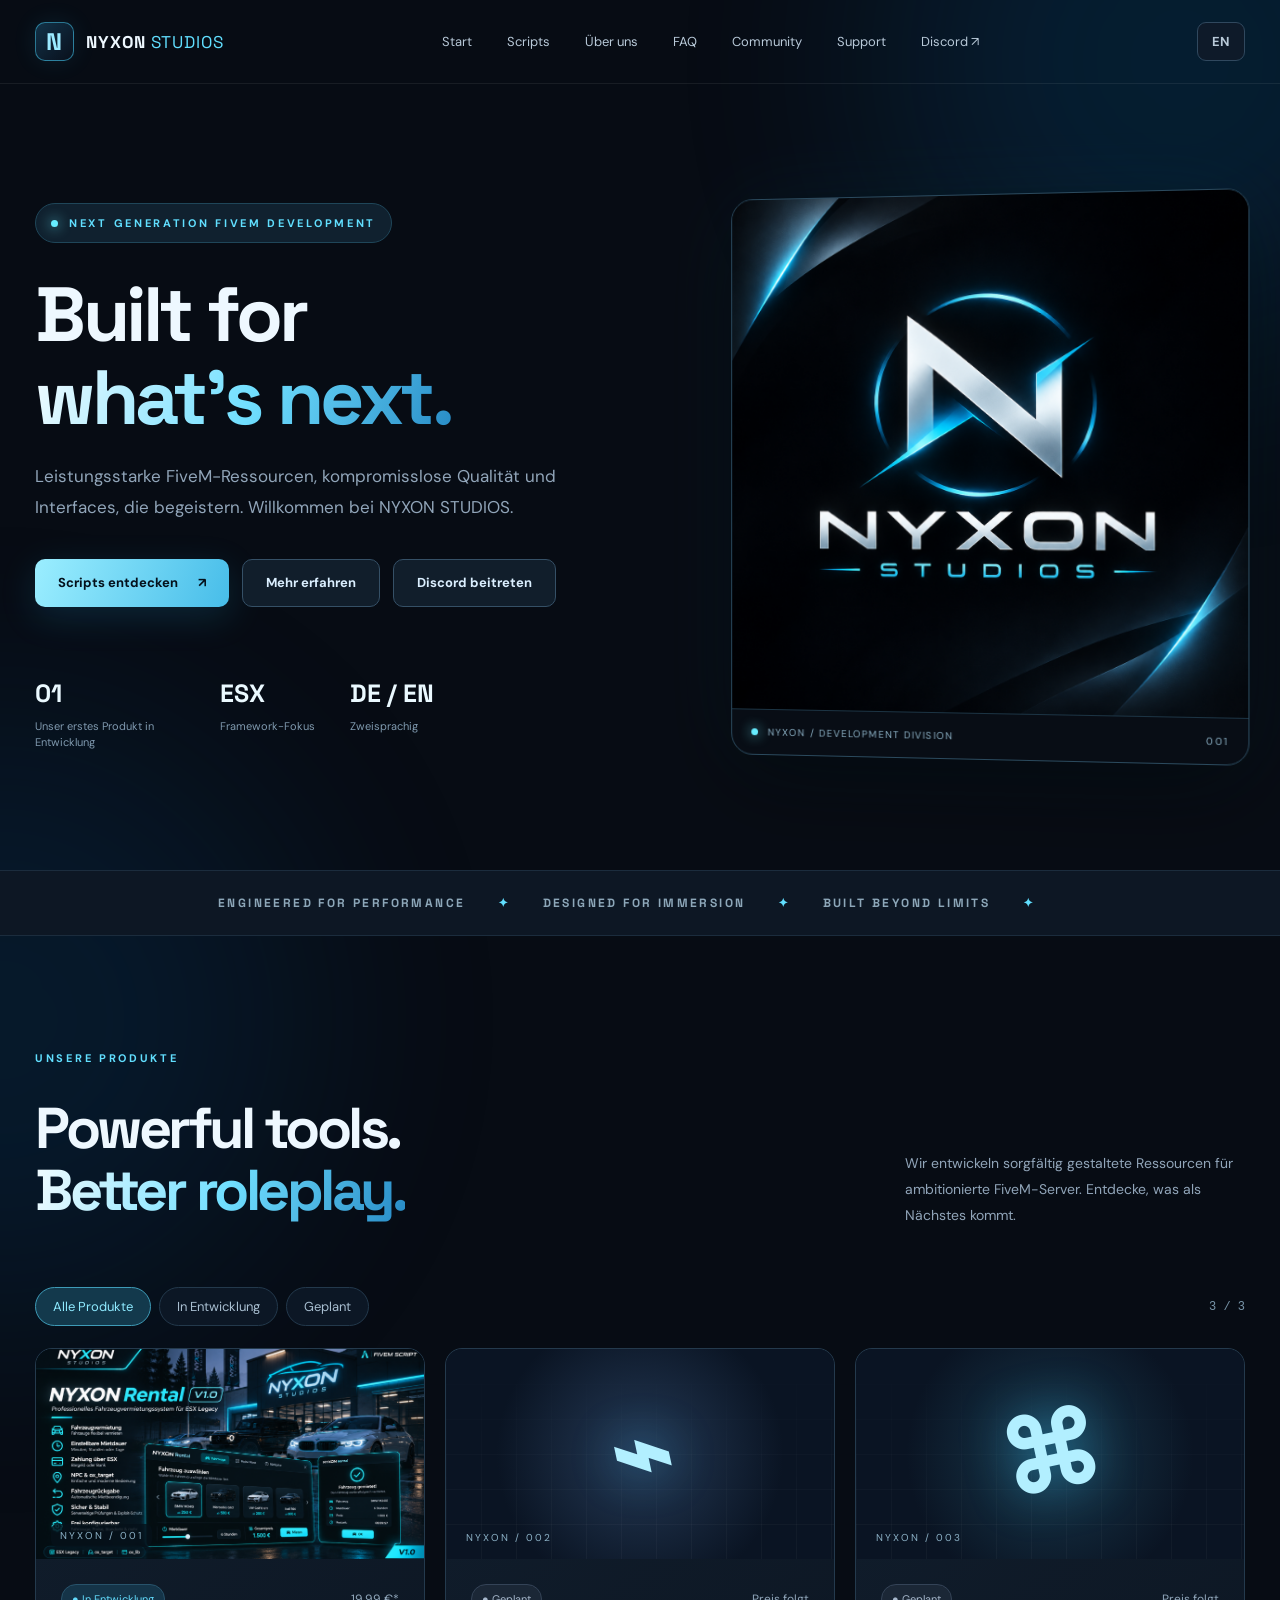
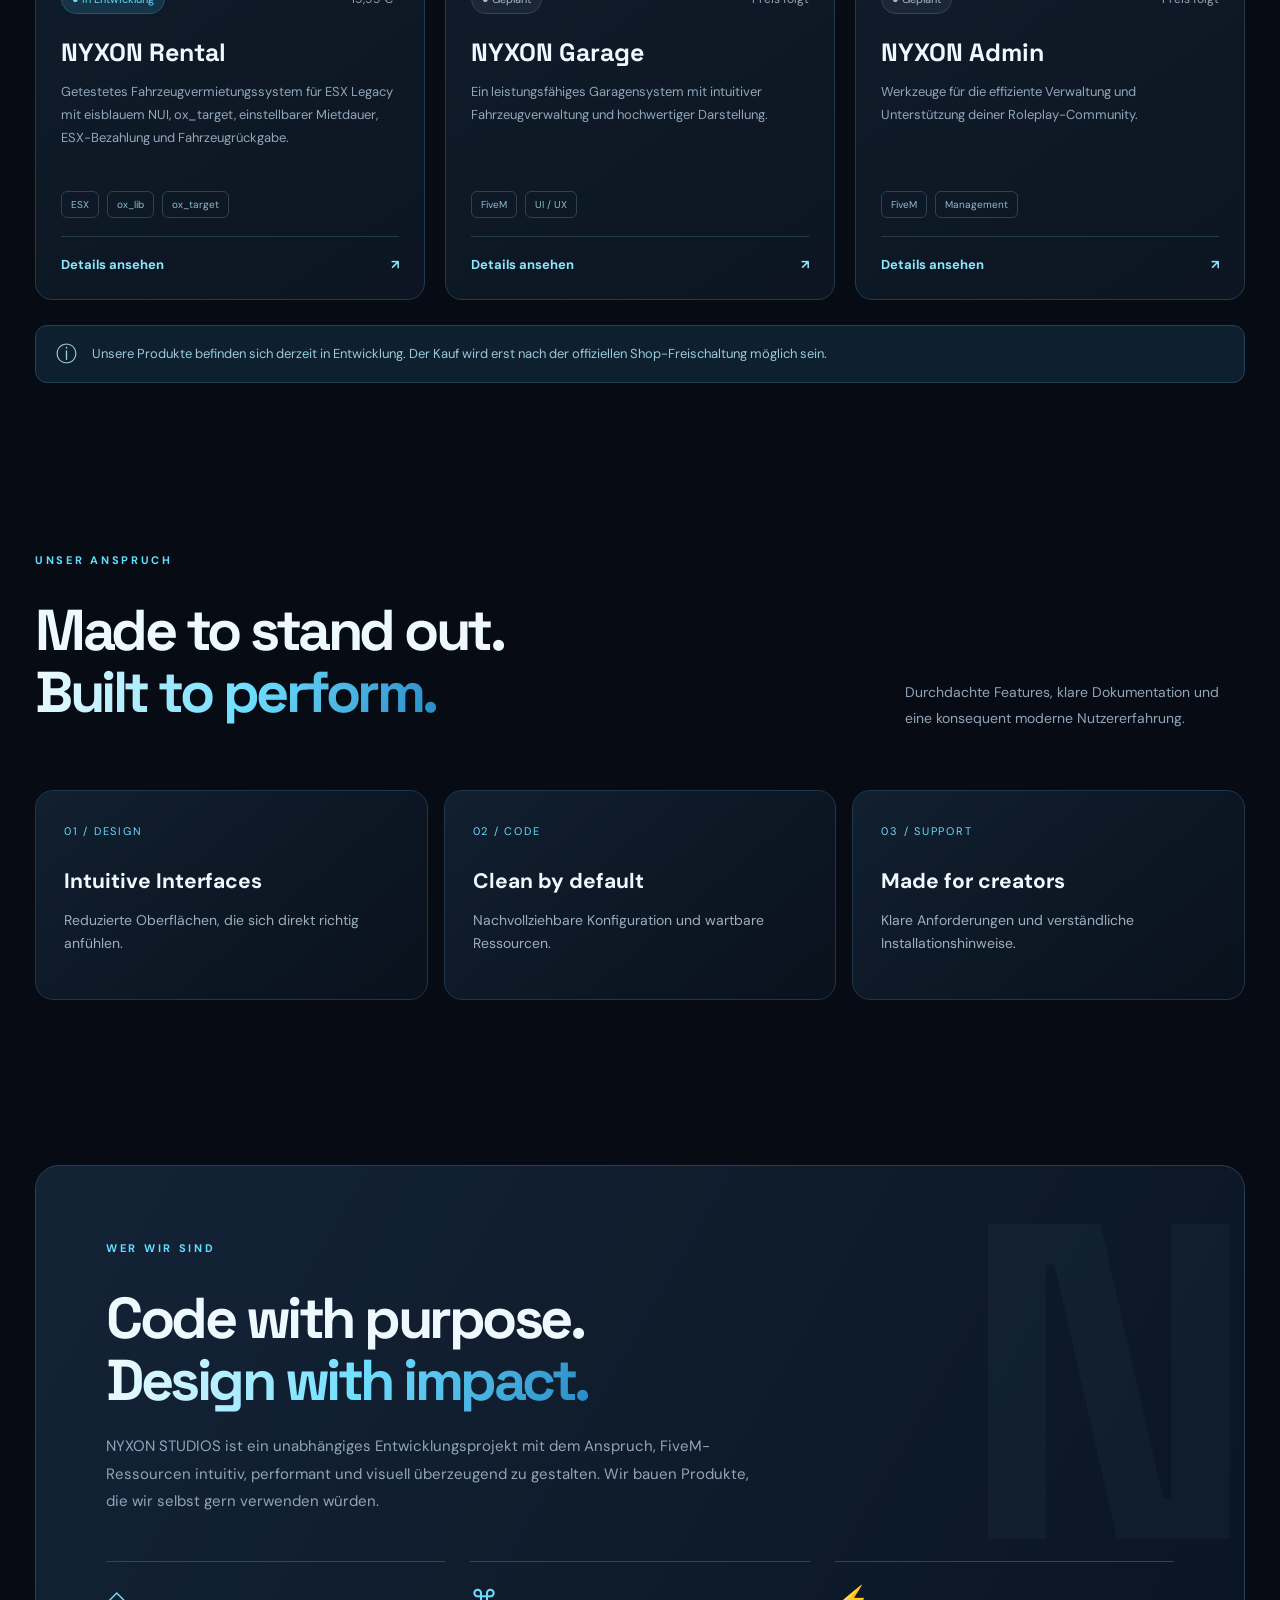
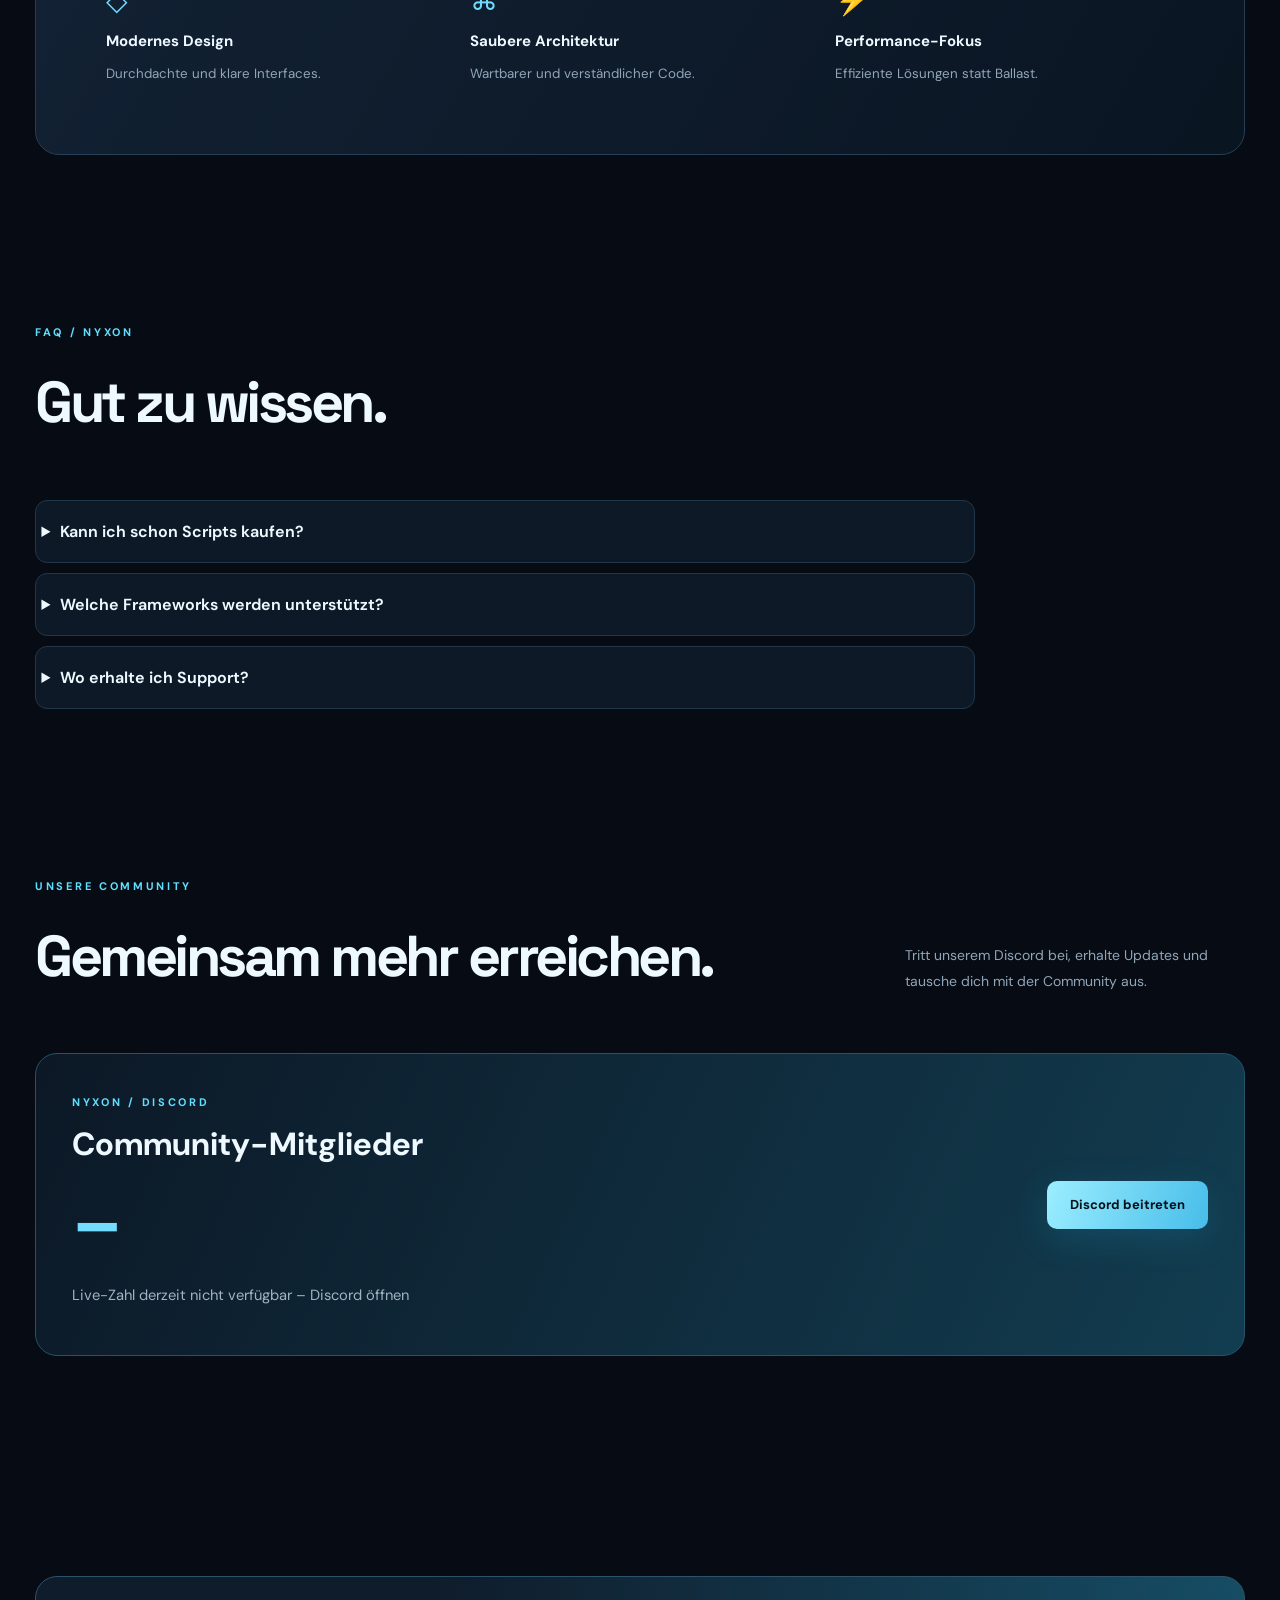
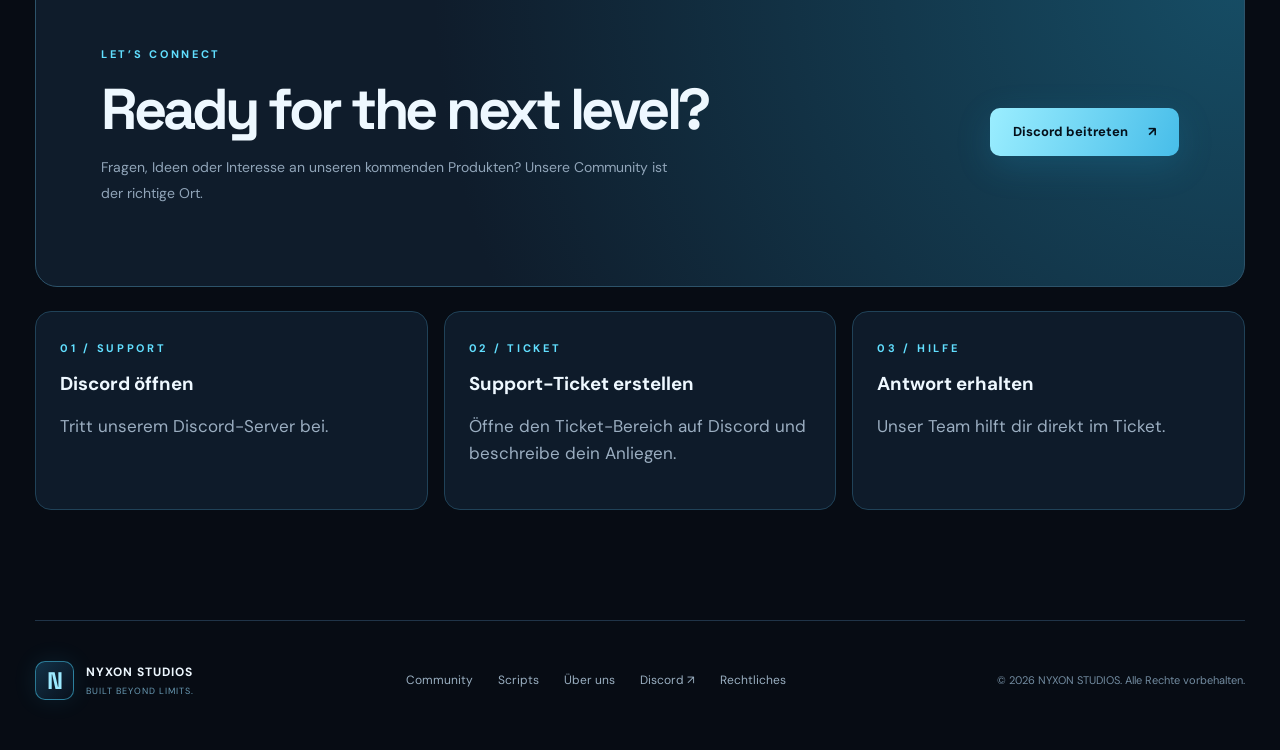
<file: index.html>
<!doctype html><html lang="de"><head><meta charset="UTF-8"><meta name="viewport" content="width=device-width, initial-scale=1"><meta name="theme-color" content="#070c14"><meta name="description" content="NYXON STUDIOS – Premium FiveM resources and development."><title>NYXON STUDIOS — Built Beyond Limits</title><link rel="icon" href="/favicon.svg" type="image/svg+xml"><link rel="stylesheet" href="/styles.css?v=8"><script>
(function () {
  const url = new URL(window.location.href);
  if (url.searchParams.has('utm_source') && url.searchParams.get('utm_source') === 'chatgpt.com') {
    url.searchParams.delete('utm_source');
    window.history.replaceState(window.history.state, '', url.pathname + url.search + url.hash);
  }
})();
</script></head><body><div class="glow glow-a"></div><div class="glow glow-b"></div><header class="nav"><a href="#home" class="brand"><span class="brand-mark">N</span><span>NYXON <b>STUDIOS</b></span></a><nav id="navigation"><a href="#home" data-i18n="navHome">Start</a><a href="#products" data-i18n="navProducts">Scripts</a><a href="#about" data-i18n="navAbout">Über uns</a><a href="#faq">FAQ</a><a href="#community" data-i18n="communityNav">Community</a><a href="#support" data-i18n="navSupport">Support</a><a href="https://discord.gg/cdgxjzTEWP" target="_blank" rel="noopener noreferrer">Discord ↗</a></nav><div class="nav-actions"><button class="language" id="langToggle" aria-label="Switch language">EN</button><button class="menu" id="menuToggle" aria-label="Menü öffnen" aria-expanded="false">☰</button></div></header><main><section id="home" class="hero section"><div class="hero-content"><span class="eyebrow"><span class="pulse"></span><span data-i18n="eyebrow">NEXT GENERATION FIVEM DEVELOPMENT</span></span><h1><span data-i18n="heroA">Built for</span><br><span class="gradient" data-i18n="heroB">what's next.</span></h1><p data-i18n="heroText">Leistungsstarke FiveM-Ressourcen, kompromisslose Qualität und Interfaces, die begeistern. Willkommen bei NYXON STUDIOS.</p><div class="actions"><a href="#products" class="btn primary"><span data-i18n="explore">Scripts entdecken</span><span>↗</span></a><a href="#about" class="btn ghost" data-i18n="learn">Mehr erfahren</a><a href="https://discord.gg/cdgxjzTEWP" class="btn ghost" target="_blank" rel="noopener noreferrer" data-i18n="joinDiscord">Discord beitreten</a></div><div class="hero-stats"><div><strong>01</strong><span data-i18n="statOne">Unser erstes Produkt in Entwicklung</span></div><div><strong>ESX</strong><span data-i18n="statTwo">Framework-Fokus</span></div><div><strong>DE / EN</strong><span data-i18n="statThree">Zweisprachig</span></div></div></div><div class="hero-visual"><div class="visual-frame"><img src="/assets/nyxon-logo.png" alt="NYXON STUDIOS Logo"><div class="visual-caption"><span class="live-dot"></span> NYXON / DEVELOPMENT DIVISION <span>001</span></div></div></div></section><section class="marquee" aria-label="Capabilities"><div>ENGINEERED FOR PERFORMANCE <span>✦</span> DESIGNED FOR IMMERSION <span>✦</span> BUILT BEYOND LIMITS <span>✦</span></div></section><section id="products" class="section products"><div class="section-top"><div><span class="kicker" data-i18n="productKicker">UNSERE PRODUKTE</span><h2><span data-i18n="productHeadingA">Powerful tools.</span><br><span class="gradient" data-i18n="productHeadingB">Better roleplay.</span></h2></div><p data-i18n="productIntro">Wir entwickeln sorgfältig gestaltete Ressourcen für ambitionierte FiveM-Server. Entdecke, was als Nächstes kommt.</p></div><div class="catalog-toolbar"><div class="catalog-filters" role="group" aria-label="Product filters"><button type="button" class="filter-btn active" data-filter="all" data-de="Alle Produkte" data-en="All products">Alle Produkte</button><button type="button" class="filter-btn" data-filter="development" data-de="In Entwicklung" data-en="In development">In Entwicklung</button><button type="button" class="filter-btn" data-filter="planned" data-de="Geplant" data-en="Planned">Geplant</button></div><span class="catalog-count" id="catalogCount"></span></div><div id="productGrid" class="product-grid"></div><div class="notice"><span>ⓘ</span><p data-i18n="shopNotice">NYXON Rental V1.0 wurde auf einem Testserver erfolgreich ausprobiert. *19,99 € ist ein unverbindlicher geplanter Einführungspreis. Noch kein Verkauf; der Shop wird später freigeschaltet.</p></div></section><section class="section workflow" id="workflow"><div class="section-top"><div><span class="kicker" data-i18n="workflowKicker">UNSER ANSPRUCH</span><h2><span data-i18n="workflowTitle">Made to stand out.</span><br><span class="gradient" data-i18n="workflowSub">Built to perform.</span></h2></div><p data-i18n="workflowIntro">Durchdachte Features, klare Dokumentation und eine konsequent moderne Nutzererfahrung.</p></div><div class="workflow-grid"><article><span class="workflow-number">01 / DESIGN</span><h3 data-i18n="workflow1">Intuitive Interfaces</h3><p data-i18n="workflow1Text">Reduzierte Oberflächen, die sich direkt richtig anfühlen.</p></article><article><span class="workflow-number">02 / CODE</span><h3 data-i18n="workflow2">Clean by default</h3><p data-i18n="workflow2Text">Nachvollziehbare Konfiguration und wartbare Ressourcen.</p></article><article><span class="workflow-number">03 / SUPPORT</span><h3 data-i18n="workflow3">Made for creators</h3><p data-i18n="workflow3Text">Klare Anforderungen und verständliche Installationshinweise.</p></article></div></section><section id="about" class="section about"><div class="about-card"><span class="kicker" data-i18n="aboutKicker">WHO WE ARE</span><h2><span data-i18n="aboutHeadingA">Code with purpose.</span><br><span class="gradient" data-i18n="aboutHeadingB">Design with impact.</span></h2><p data-i18n="aboutText">NYXON STUDIOS ist ein unabhängiges Entwicklungsprojekt mit dem Anspruch, FiveM-Ressourcen intuitiv, performant und visuell überzeugend zu gestalten. Wir bauen Produkte, die wir selbst gern verwenden würden.</p><div class="feature-grid"><div><span>◇</span><b data-i18n="feature1">Modernes Design</b><small data-i18n="feature1Text">Durchdachte und klare Interfaces.</small></div><div><span>⌘</span><b data-i18n="feature2">Saubere Architektur</b><small data-i18n="feature2Text">Wartbarer und verständlicher Code.</small></div><div><span>⚡</span><b data-i18n="feature3">Performance-Fokus</b><small data-i18n="feature3Text">Effiziente Lösungen statt Ballast.</small></div></div></div></section><section class="section faq" id="faq"><div class="section-top"><div><span class="kicker">FAQ / NYXON</span><h2 data-i18n="faqTitle">Good to know.</h2></div></div><div class="faq-list"><details><summary data-i18n="faqQ1">Kann ich schon Scripts kaufen?</summary><p data-i18n="faqA1">Noch nicht. Unsere Produkte sind in Entwicklung. Ein Kauf ist erst nach dem offiziellen Launch möglich.</p></details><details><summary data-i18n="faqQ2">Welche Frameworks werden unterstützt?</summary><p data-i18n="faqA2">NYXON Rental ist zunächst für ESX geplant. Die genauen Anforderungen veröffentlichen wir zum Release.</p></details><details><summary data-i18n="faqQ3">Wo erhalte ich Support?</summary><p data-i18n="faqA3">Support erhältst du auf unserem Discord-Server.</p></details></div></section><section id="community" class="section community"><div class="section-top"><div><span class="kicker" data-i18n="communityKicker">UNSERE COMMUNITY</span><h2 data-i18n="communityTitle">Gemeinsam mehr erreichen.</h2></div><p data-i18n="communityIntro">Tritt unserem Discord bei, erhalte Updates und tausche dich mit der Community aus.</p></div><div class="v8-panel"><div><span class="kicker">NYXON / DISCORD</span><h3 data-i18n="membersTitle">Community-Mitglieder</h3><div class="v8-count" id="discordMemberCount" aria-live="polite">–</div><p class="v8-muted" id="discordCountStatus" data-i18n="membersLoading">Lade öffentliche Discord-Daten …</p></div><a class="btn primary" href="https://discord.gg/cdgxjzTEWP" target="_blank" rel="noopener noreferrer" data-i18n="joinDiscord">Discord beitreten</a></div></section><section id="support" class="section support"><div class="support-box"><div><span class="kicker" data-i18n="supportKicker">LET'S CONNECT</span><h2 data-i18n="supportHeading">Ready for the next level?</h2><p data-i18n="supportText">Fragen, Ideen oder Interesse an unseren kommenden Produkten? Unsere Community ist der richtige Ort.</p></div><a id="discordLink" class="btn primary" href="https://discord.gg/cdgxjzTEWP" target="_blank" rel="noopener noreferrer"><span data-i18n="discordButton">Discord beitreten</span> ↗</a></div><div class="v8-support-grid"><article><span class="kicker">01 / SUPPORT</span><h3 data-i18n="supportStep1">Discord öffnen</h3><p data-i18n="supportStep1Text">Tritt unserem Discord-Server bei.</p></article><article><span class="kicker">02 / TICKET</span><h3 data-i18n="supportStep2">Support-Ticket erstellen</h3><p data-i18n="supportStep2Text">Öffne den Ticket-Bereich auf Discord und beschreibe dein Anliegen.</p></article><article><span class="kicker">03 / HILFE</span><h3 data-i18n="supportStep3">Antwort erhalten</h3><p data-i18n="supportStep3Text">Unser Team hilft dir direkt im Ticket.</p></article></div></section></main><footer><div class="footer-brand"><span class="brand-mark">N</span><div><strong>NYXON STUDIOS</strong><small>BUILT BEYOND LIMITS.</small></div></div><div class="footer-links"><a href="#community">Community</a><a href="#products" data-i18n="navProducts">Scripts</a><a href="#about" data-i18n="navAbout">Über uns</a><a href="https://discord.gg/cdgxjzTEWP" target="_blank" rel="noopener noreferrer">Discord ↗</a><a href="/legal.html" data-i18n="legal">Rechtliches</a></div><p>© <span id="year"></span> NYXON STUDIOS. <span data-i18n="rights">Alle Rechte vorbehalten.</span></p></footer><dialog id="productDialog"><button class="close" id="closeDialog" aria-label="Schließen">×</button><div id="dialogContent"></div></dialog><script src="/config.js?v=8"></script><script src="/app.js?v=8"></script></body></html>
</file>
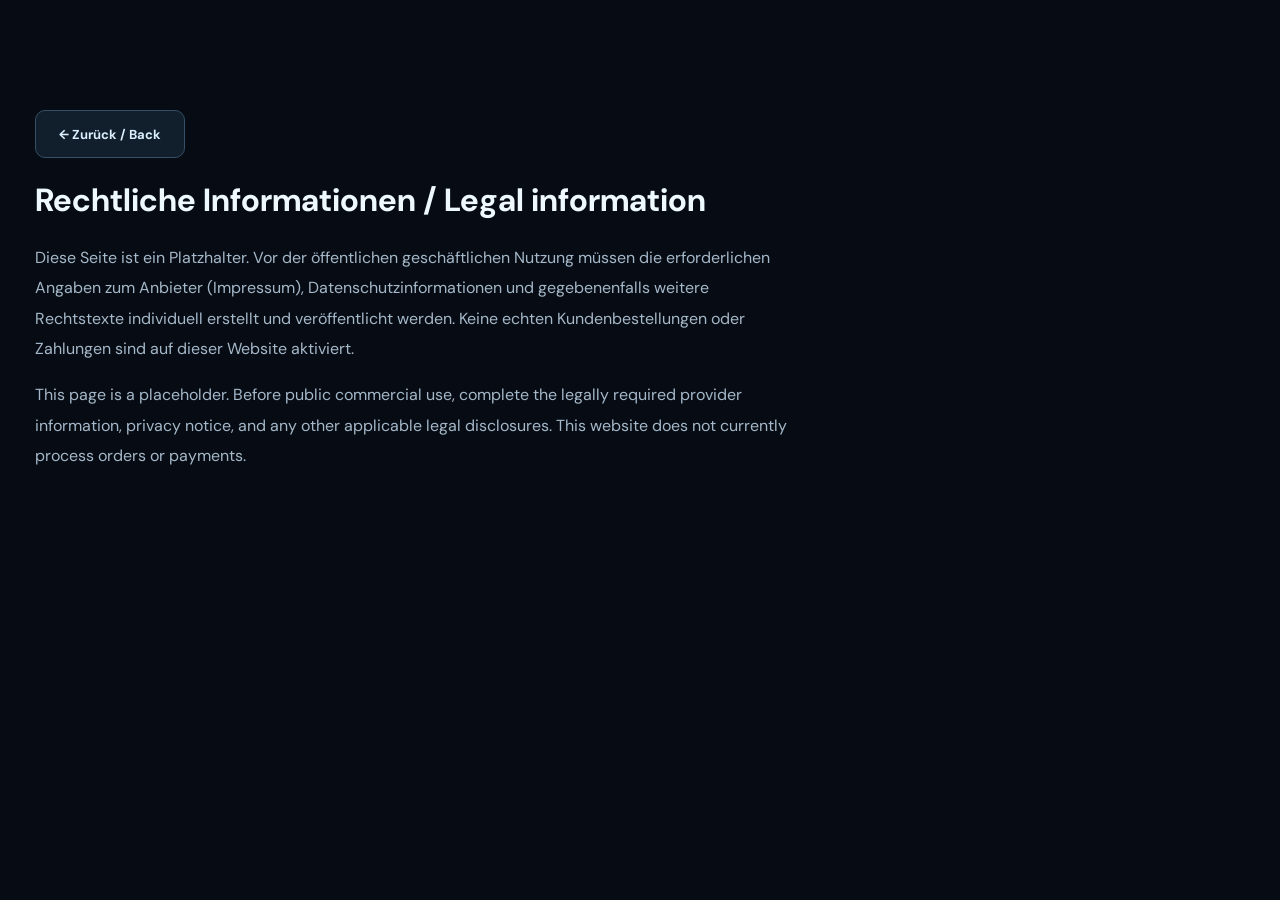
<file: legal.html>
<!doctype html><html lang="de"><head><meta charset="utf-8"><meta name="viewport" content="width=device-width,initial-scale=1"><title>Rechtliches | NYXON STUDIOS</title><link rel="stylesheet" href="/styles.css"></head><body><main class="section"><a class="btn ghost" href="/">← Zurück / Back</a><h1>Rechtliche Informationen / Legal information</h1><p style="color:#a5b8c9;max-width:760px;line-height:1.9">Diese Seite ist ein Platzhalter. Vor der öffentlichen geschäftlichen Nutzung müssen die erforderlichen Angaben zum Anbieter (Impressum), Datenschutzinformationen und gegebenenfalls weitere Rechtstexte individuell erstellt und veröffentlicht werden. Keine echten Kundenbestellungen oder Zahlungen sind auf dieser Website aktiviert.</p><p style="color:#a5b8c9;max-width:760px;line-height:1.9">This page is a placeholder. Before public commercial use, complete the legally required provider information, privacy notice, and any other applicable legal disclosures. This website does not currently process orders or payments.</p></main></body></html>
</file>
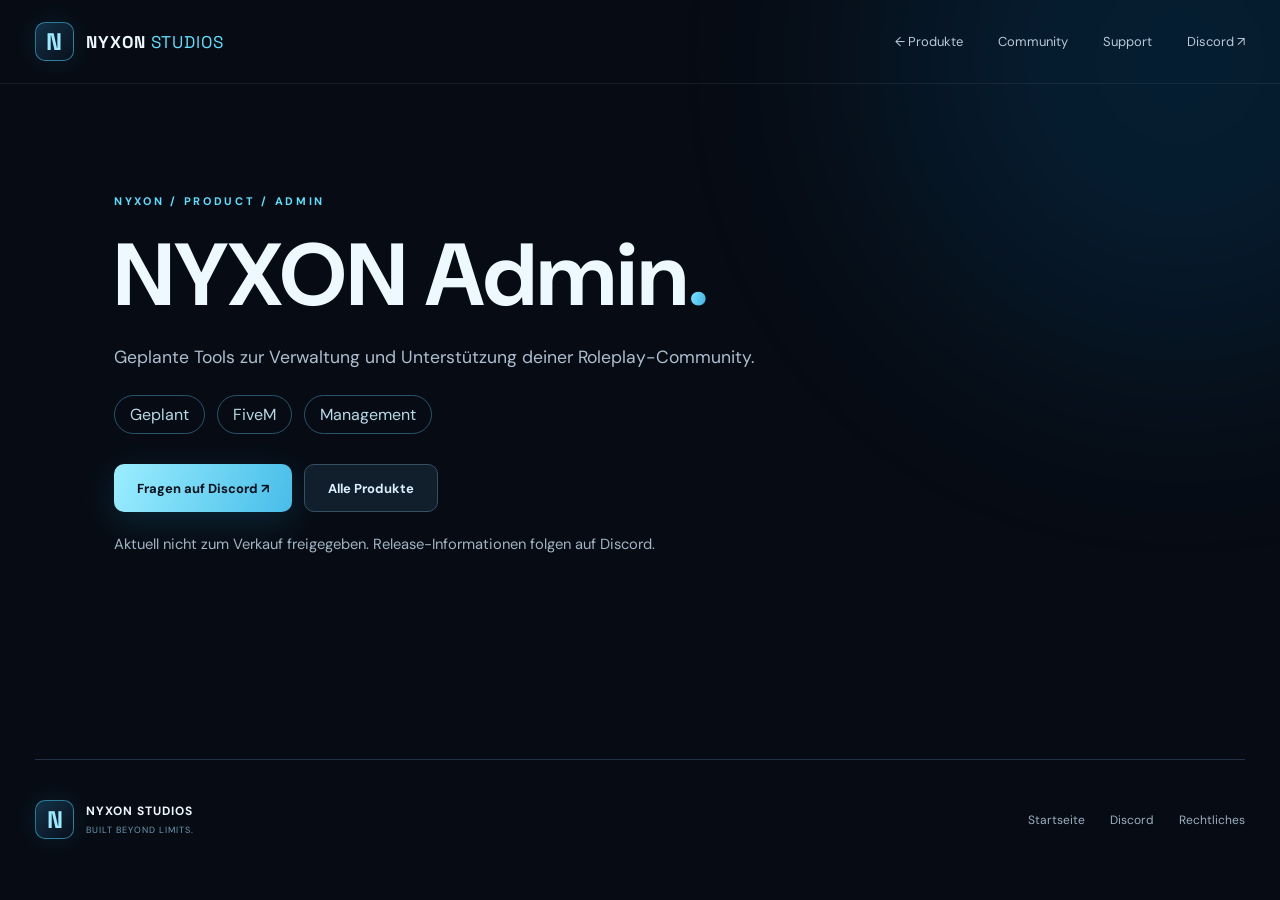
<file: products/admin.html>
<!doctype html><html lang="de"><head><meta charset="UTF-8"><meta name="viewport" content="width=device-width, initial-scale=1"><meta name="theme-color" content="#070c14"><meta name="description" content="NYXON Admin – NYXON STUDIOS FiveM Resource"><title>NYXON Admin | NYXON STUDIOS</title><link rel="icon" href="/favicon.svg" type="image/svg+xml"><link rel="stylesheet" href="/styles.css?v=8"></head><body><div class="glow glow-a"></div><header class="nav"><a href="/" class="brand"><span class="brand-mark">N</span><span>NYXON <b>STUDIOS</b></span></a><nav><a href="/#products">← Produkte</a><a href="/#community">Community</a><a href="/#support">Support</a><a href="https://discord.gg/cdgxjzTEWP" target="_blank" rel="noopener noreferrer">Discord ↗</a></nav></header><main class="v8-detail"><span class="kicker">NYXON / PRODUCT / ADMIN</span><h1>NYXON Admin<span class="gradient">.</span></h1><p class="lead" id="detailDescription">Geplante Tools zur Verwaltung und Unterstützung deiner Roleplay-Community.</p><div class="detail-meta"><span id="detailStatus">Geplant</span><span>FiveM</span><span>Management</span></div><div class="detail-actions"><a class="btn primary" href="https://discord.gg/cdgxjzTEWP" target="_blank" rel="noopener noreferrer" id="detailSupport">Fragen auf Discord ↗</a><a class="btn ghost" href="/#products" id="detailBack">Alle Produkte</a></div><p class="v8-muted" id="detailNotice" style="margin-top:22px">Aktuell nicht zum Verkauf freigegeben. Release-Informationen folgen auf Discord.</p></main><footer><div class="footer-brand"><span class="brand-mark">N</span><div><strong>NYXON STUDIOS</strong><small>BUILT BEYOND LIMITS.</small></div></div><div class="footer-links"><a href="/">Startseite</a><a href="https://discord.gg/cdgxjzTEWP">Discord</a><a href="/legal.html">Rechtliches</a></div></footer><script>if(localStorage.getItem('nyxon_lang')==='en'){document.documentElement.lang='en';document.getElementById('detailDescription').textContent='Planned tools to manage and support your roleplay community.';document.getElementById('detailStatus').textContent='Planned';document.getElementById('detailSupport').textContent='Ask on Discord ↗';document.getElementById('detailBack').textContent='All products';document.getElementById('detailNotice').textContent='Not currently available for purchase. Release updates will be posted on Discord.';}</script></body></html>
</file>
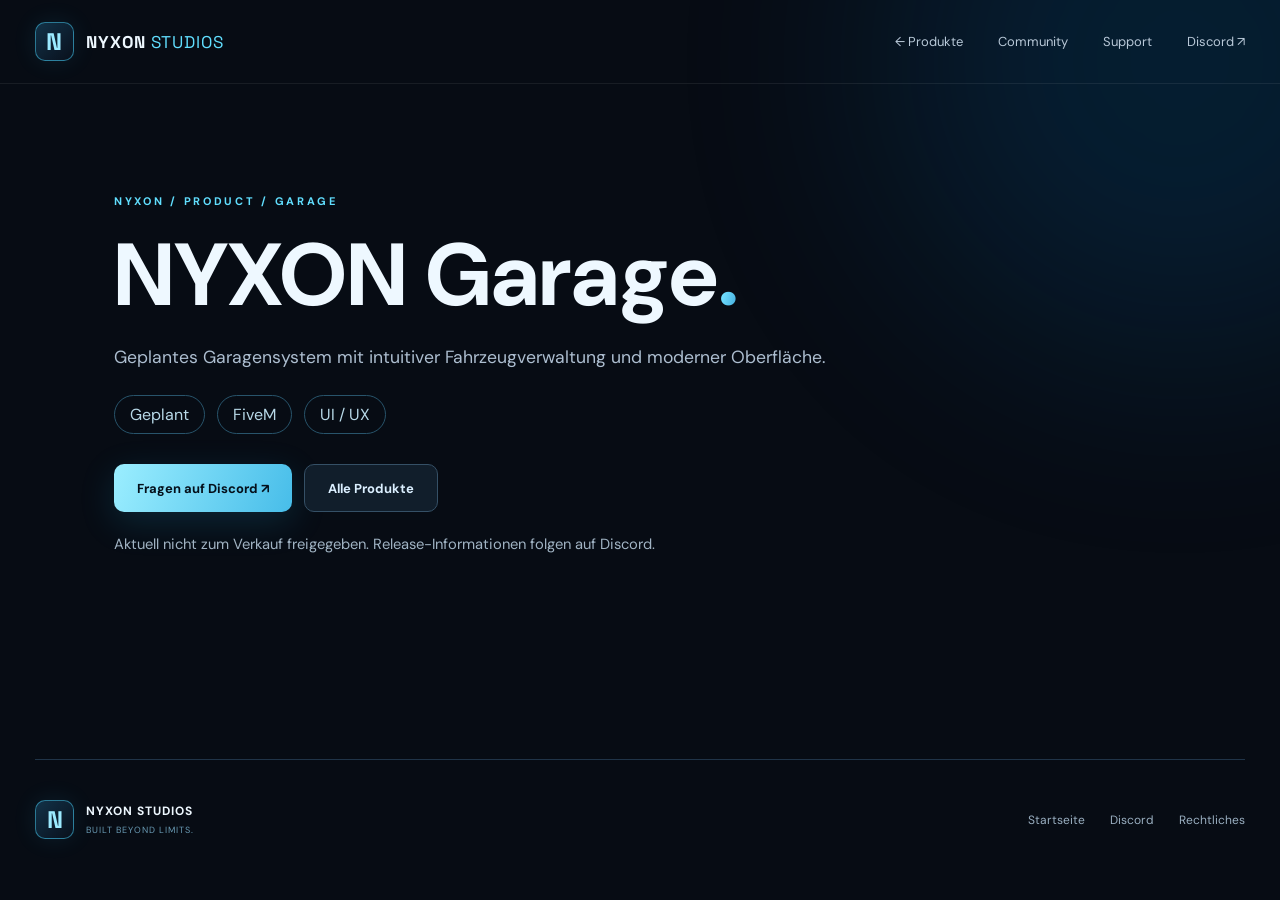
<file: products/garage.html>
<!doctype html><html lang="de"><head><meta charset="UTF-8"><meta name="viewport" content="width=device-width, initial-scale=1"><meta name="theme-color" content="#070c14"><meta name="description" content="NYXON Garage – NYXON STUDIOS FiveM Resource"><title>NYXON Garage | NYXON STUDIOS</title><link rel="icon" href="/favicon.svg" type="image/svg+xml"><link rel="stylesheet" href="/styles.css?v=8"></head><body><div class="glow glow-a"></div><header class="nav"><a href="/" class="brand"><span class="brand-mark">N</span><span>NYXON <b>STUDIOS</b></span></a><nav><a href="/#products">← Produkte</a><a href="/#community">Community</a><a href="/#support">Support</a><a href="https://discord.gg/cdgxjzTEWP" target="_blank" rel="noopener noreferrer">Discord ↗</a></nav></header><main class="v8-detail"><span class="kicker">NYXON / PRODUCT / GARAGE</span><h1>NYXON Garage<span class="gradient">.</span></h1><p class="lead" id="detailDescription">Geplantes Garagensystem mit intuitiver Fahrzeugverwaltung und moderner Oberfläche.</p><div class="detail-meta"><span id="detailStatus">Geplant</span><span>FiveM</span><span>UI / UX</span></div><div class="detail-actions"><a class="btn primary" href="https://discord.gg/cdgxjzTEWP" target="_blank" rel="noopener noreferrer" id="detailSupport">Fragen auf Discord ↗</a><a class="btn ghost" href="/#products" id="detailBack">Alle Produkte</a></div><p class="v8-muted" id="detailNotice" style="margin-top:22px">Aktuell nicht zum Verkauf freigegeben. Release-Informationen folgen auf Discord.</p></main><footer><div class="footer-brand"><span class="brand-mark">N</span><div><strong>NYXON STUDIOS</strong><small>BUILT BEYOND LIMITS.</small></div></div><div class="footer-links"><a href="/">Startseite</a><a href="https://discord.gg/cdgxjzTEWP">Discord</a><a href="/legal.html">Rechtliches</a></div></footer><script>if(localStorage.getItem('nyxon_lang')==='en'){document.documentElement.lang='en';document.getElementById('detailDescription').textContent='Planned garage system with intuitive vehicle management and a modern interface.';document.getElementById('detailStatus').textContent='Planned';document.getElementById('detailSupport').textContent='Ask on Discord ↗';document.getElementById('detailBack').textContent='All products';document.getElementById('detailNotice').textContent='Not currently available for purchase. Release updates will be posted on Discord.';}</script></body></html>
</file>
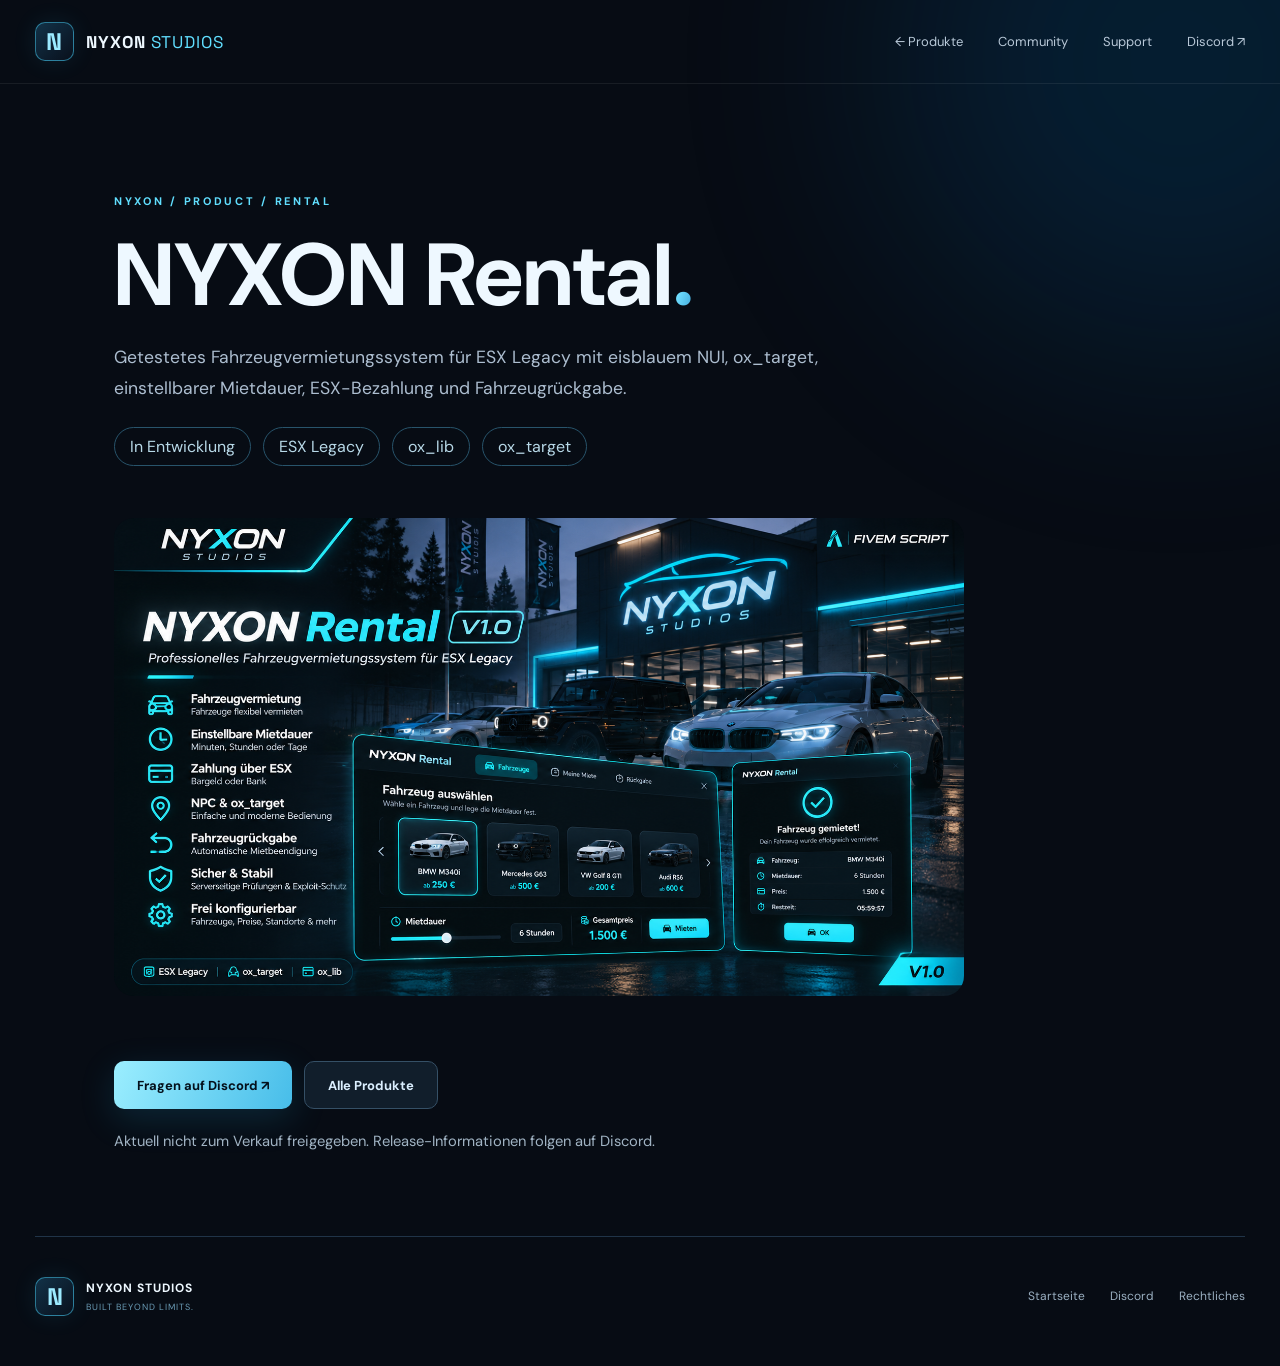
<file: products/rental.html>
<!doctype html><html lang="de"><head><meta charset="UTF-8"><meta name="viewport" content="width=device-width, initial-scale=1"><meta name="theme-color" content="#070c14"><meta name="description" content="NYXON Rental – NYXON STUDIOS FiveM Resource"><title>NYXON Rental | NYXON STUDIOS</title><link rel="icon" href="/favicon.svg" type="image/svg+xml"><link rel="stylesheet" href="/styles.css?v=8"></head><body><div class="glow glow-a"></div><header class="nav"><a href="/" class="brand"><span class="brand-mark">N</span><span>NYXON <b>STUDIOS</b></span></a><nav><a href="/#products">← Produkte</a><a href="/#community">Community</a><a href="/#support">Support</a><a href="https://discord.gg/cdgxjzTEWP" target="_blank" rel="noopener noreferrer">Discord ↗</a></nav></header><main class="v8-detail"><span class="kicker">NYXON / PRODUCT / RENTAL</span><h1>NYXON Rental<span class="gradient">.</span></h1><p class="lead" id="detailDescription">Getestetes Fahrzeugvermietungssystem für ESX Legacy mit eisblauem NUI, ox_target, einstellbarer Mietdauer, ESX-Bezahlung und Fahrzeugrückgabe.</p><div class="detail-meta"><span id="detailStatus">In Entwicklung</span><span>ESX Legacy</span><span>ox_lib</span><span>ox_target</span></div><img class="detail-art" src="/assets/nyxon-rental-promo.png" alt="NYXON Rental Vorschau"><div class="detail-actions"><a class="btn primary" href="https://discord.gg/cdgxjzTEWP" target="_blank" rel="noopener noreferrer" id="detailSupport">Fragen auf Discord ↗</a><a class="btn ghost" href="/#products" id="detailBack">Alle Produkte</a></div><p class="v8-muted" id="detailNotice" style="margin-top:22px">Aktuell nicht zum Verkauf freigegeben. Release-Informationen folgen auf Discord.</p></main><footer><div class="footer-brand"><span class="brand-mark">N</span><div><strong>NYXON STUDIOS</strong><small>BUILT BEYOND LIMITS.</small></div></div><div class="footer-links"><a href="/">Startseite</a><a href="https://discord.gg/cdgxjzTEWP">Discord</a><a href="/legal.html">Rechtliches</a></div></footer><script>if(localStorage.getItem('nyxon_lang')==='en'){document.documentElement.lang='en';document.getElementById('detailDescription').textContent='Vehicle rental system tested on ESX Legacy with ice-blue NUI, ox_target, adjustable rental duration, ESX payments and vehicle returns.';document.getElementById('detailStatus').textContent='In development';document.getElementById('detailSupport').textContent='Ask on Discord ↗';document.getElementById('detailBack').textContent='All products';document.getElementById('detailNotice').textContent='Not currently available for purchase. Release updates will be posted on Discord.';}</script></body></html>
</file>
<file: styles.css>
@import url('https://fonts.googleapis.com/css2?family=DM+Sans:wght@400;500;600;700&family=Space+Grotesk:wght@400;500;600;700&display=swap');:root{color-scheme:dark;--bg:#070c14;--panel:#101a29;--stroke:#22354a;--text:#eef8ff;--muted:#91a5b9;--cyan:#61dfff;--blue:#268dc7}*{box-sizing:border-box}html{scroll-behavior:smooth}body{margin:0;background:var(--bg);color:var(--text);font-family:'DM Sans',Arial,sans-serif;overflow-x:hidden}body:before{content:'';position:fixed;inset:0;pointer-events:none;z-index:-1;background:linear-gradient(90deg,transparent 49.8%,#ffffff05 50%,transparent 50.2%);background-size:110px 110px}.glow{position:absolute;width:600px;height:600px;filter:blur(115px);border-radius:50%;opacity:.16;pointer-events:none;z-index:-1}.glow-a{background:#0079c8;top:-240px;right:-200px}.glow-b{background:#075ea5;top:720px;left:-300px}a{color:inherit;text-decoration:none}button{font:inherit;cursor:pointer}.nav{height:84px;display:flex;align-items:center;justify-content:space-between;gap:20px;max-width:1280px;margin:auto;padding:0 35px;border-bottom:1px solid #ffffff12}.brand{display:flex;align-items:center;gap:12px;font-family:'Space Grotesk';font-weight:700;letter-spacing:1px;font-size:17px;white-space:nowrap}.brand b{font-weight:400;color:var(--cyan)}.brand-mark{width:39px;height:39px;display:grid;place-items:center;border:1px solid #4bd7ff80;background:linear-gradient(135deg,#123248,#09101c);border-radius:10px;color:#9ceaff;font-family:'Space Grotesk';font-size:24px;font-weight:700;box-shadow:0 0 25px #3fcaff19}.nav nav{display:flex;gap:35px}.nav nav a,.language{font-size:13px;color:#b8c9d8;transition:color .2s}.nav nav a:hover,.language:hover{color:var(--cyan)}.nav-actions{display:flex;align-items:center;gap:12px}.language{border:1px solid #30485e;background:#0e1a29;border-radius:9px;padding:10px 14px;font-weight:700}.menu{display:none;background:none;border:0;color:white;font-size:25px}.section{max-width:1280px;margin:auto;padding:110px 35px;scroll-margin-top:30px}.hero{display:grid;grid-template-columns:1.1fr .9fr;align-items:center;gap:55px;min-height:710px}.eyebrow,.kicker{font-size:11px;letter-spacing:2.7px;font-weight:700;color:var(--cyan)}.eyebrow{display:inline-flex;align-items:center;gap:11px;border:1px solid #1f4659;background:#10212f;padding:12px 15px;border-radius:50px}.pulse,.live-dot{width:7px;height:7px;background:#67edff;border-radius:50%;box-shadow:0 0 13px #67edff}.hero h1,.section h2{font-family:'Space Grotesk';letter-spacing:-3.5px;line-height:1.08;margin:30px 0 22px}.hero h1{font-size:clamp(55px,6vw,90px)}.gradient{background:linear-gradient(110deg,#f4fcff 0%,#70dfff 52%,#278bc6 100%);background-clip:text;color:transparent}.hero p,.section-top>p,.about-card>p,.support p{font-size:17px;line-height:1.85;color:var(--muted);max-width:570px}.actions{display:flex;flex-wrap:wrap;gap:13px;margin-top:35px}.btn{min-height:48px;display:inline-flex;align-items:center;justify-content:center;gap:20px;padding:13px 23px;border-radius:10px;font-size:13px;font-weight:700;transition:transform .2s,box-shadow .2s}.btn:hover:not(.disabled){transform:translateY(-2px)}.primary{background:linear-gradient(110deg,#9beeff,#47bde9);color:#04101b;box-shadow:0 10px 35px #22a9dc2c}.ghost{border:1px solid #355066;background:#111e2b;color:#dbefff}.hero-stats{display:flex;gap:35px;margin-top:70px}.hero-stats div{max-width:150px;display:flex;flex-direction:column;gap:9px}.hero-stats strong{font:700 25px 'Space Grotesk';color:#eaf9ff}.hero-stats span{font-size:11px;color:#7f9aaf;line-height:1.5}.hero-visual{position:relative}.visual-frame{border:1px solid #2b4a5e;border-radius:22px;overflow:hidden;background:#080d15;box-shadow:0 25px 90px #0008,0 0 90px #17a8e515;transform:perspective(1100px) rotateY(-5deg);transition:transform .3s}.visual-frame:hover{transform:perspective(1100px) rotateY(0)}.visual-frame img{display:block;width:100%;aspect-ratio:1;object-fit:cover}.visual-caption{display:flex;align-items:center;gap:10px;border-top:1px solid #1c3444;padding:16px 20px;font-size:10px;letter-spacing:1.1px;color:#8bb0c4}.visual-caption span:last-child{margin-left:auto}.marquee{border-top:1px solid #1b2c3d;border-bottom:1px solid #1b2c3d;background:#0d1724;padding:24px;overflow:hidden;text-align:center;white-space:nowrap;color:#8da7b9;font:700 12px 'Space Grotesk';letter-spacing:2.4px}.marquee span{color:var(--cyan);margin:0 27px}.section-top{display:flex;justify-content:space-between;align-items:end;gap:35px;margin-bottom:44px}.section h2{font-size:clamp(39px,4.5vw,62px)}.section-top>p{max-width:340px;font-size:14px}.product-grid{display:grid;grid-template-columns:repeat(3,1fr);gap:20px}.product-card{border:1px solid #243a4d;border-radius:17px;background:linear-gradient(145deg,#111e2d,#0c1521);overflow:hidden;transition:transform .25s,border-color .25s}.product-card:hover{transform:translateY(-5px);border-color:#4abce17d}.product-art{height:210px;display:flex;align-items:center;justify-content:center;position:relative;overflow:hidden;background:radial-gradient(circle at center,#15455e,#0a1423 65%)}.art-garage{background:radial-gradient(circle at center,#243955,#0a1423 65%)}.art-admin{background:radial-gradient(circle at center,#18384c,#0a1423 65%)}.art-grid{position:absolute;inset:0;background:linear-gradient(#ffffff09 1px,transparent 1px),linear-gradient(90deg,#ffffff09 1px,transparent 1px);background-size:35px 35px;mask-image:linear-gradient(transparent,#000)}.product-symbol{font:700 100px 'Space Grotesk';color:#b2efff;text-shadow:0 0 50px #39caff66;transform:rotate(-12deg)}.art-label{position:absolute;bottom:15px;left:20px;color:#8cb1c6;font-size:10px;letter-spacing:2px}.product-body{padding:25px}.product-meta{display:flex;align-items:center;justify-content:space-between;gap:8px}.status{font-size:11px;color:#62dafa;background:#153448;border:1px solid #28536b;border-radius:50px;padding:7px 10px}.status.planned{color:#a6b7cb;background:#1b2736;border-color:#344357}.price{color:#90a6ba;font-size:12px}.product-body h3{font:700 25px 'Space Grotesk';margin:22px 0 10px}.product-body p{color:#91a6ba;font-size:13px;line-height:1.75;min-height:92px}.tags{display:flex;flex-wrap:wrap;gap:8px;margin:18px 0}.tags span{border:1px solid #2c4155;border-radius:6px;padding:6px 9px;color:#8fbbd1;font-size:10px}.product-link{width:100%;border:0;border-top:1px solid #263a4d;padding:19px 0 0;background:none;color:#8ce7ff;display:flex;justify-content:space-between;font-weight:700;font-size:13px}.notice{display:flex;gap:15px;align-items:center;border:1px solid #244055;background:#0e2030;border-radius:12px;padding:14px 20px;margin-top:25px;color:#9ac8d9;font-size:13px}.notice p{margin:0;line-height:1.6}.notice>span{font-size:21px}.about-card{padding:70px;background:linear-gradient(120deg,#132336,#0a1522);border:1px solid #263f54;border-radius:24px;position:relative;overflow:hidden}.about-card:after{content:'N';position:absolute;right:-15px;top:-70px;font:700 450px 'Space Grotesk';color:#a9eeff08;pointer-events:none}.about-card>p{max-width:650px;font-size:15px}.feature-grid{display:grid;grid-template-columns:repeat(3,1fr);gap:25px;margin-top:45px;position:relative}.feature-grid>div{display:flex;flex-direction:column;gap:12px;border-top:1px solid #2b485b;padding-top:20px}.feature-grid span{color:#6edcff;font-size:28px}.feature-grid b{font-size:15px}.feature-grid small{color:#91a6ba;line-height:1.6}.support-box{padding:65px;border-radius:22px;background:radial-gradient(circle at 100% 0%,#164d65,#0f1c2b 65%);border:1px solid #2d536a;display:flex;align-items:center;justify-content:space-between;gap:40px}.support-box h2{margin:15px 0}.support-box p{font-size:14px}.disabled{opacity:.55;cursor:not-allowed;pointer-events:none}footer{max-width:1210px;margin:auto;padding:40px 0 50px;border-top:1px solid #203448;display:flex;align-items:center;justify-content:space-between;gap:30px;flex-wrap:wrap}.footer-brand{display:flex;align-items:center;gap:12px}.footer-brand div{display:flex;flex-direction:column;gap:5px;font-size:12px;letter-spacing:1px}.footer-brand small{font-size:9px;color:#6a9bb5}.footer-links{display:flex;gap:25px;font-size:12px;color:#9aafc1}footer p{font-size:11px;color:#738ca1}dialog{max-width:530px;width:calc(100% - 30px);background:#101c2b;border:1px solid #31546a;border-radius:18px;color:white;padding:38px;box-shadow:0 30px 110px #000c}dialog::backdrop{background:#03070dc9;backdrop-filter:blur(8px)}.close{position:absolute;top:15px;right:18px;border:0;background:none;color:#b7d2e0;font-size:29px}.dialog-icon{font:700 75px 'Space Grotesk';color:#6cddff}.dialog-bottom{margin-top:30px}dialog h2{font:700 34px 'Space Grotesk'}dialog p{color:#a1b6c8;line-height:1.8}dialog h4{margin-top:25px}@media(max-width:950px){.hero{grid-template-columns:1fr;gap:45px;padding-top:70px}.hero-visual{max-width:530px}.section-top{align-items:start;flex-direction:column}.product-grid{grid-template-columns:repeat(2,1fr)}.nav nav{gap:18px}.support-box{flex-direction:column;align-items:start}footer{padding-left:30px;padding-right:30px}}@media(max-width:650px){.nav{height:70px;padding:0 18px}.brand{font-size:13px}.brand-mark{width:34px;height:34px}.menu{display:block}.nav nav{display:none;position:absolute;top:70px;left:0;right:0;background:#0d1927;z-index:10;flex-direction:column;padding:25px;box-shadow:0 20px 35px #0008}.nav nav.open{display:flex}.section{padding:75px 20px}.hero{min-height:auto}.hero h1{font-size:54px;letter-spacing:-2.8px}.hero p{font-size:15px}.hero-stats{gap:18px;margin-top:45px}.hero-stats strong{font-size:20px}.product-grid{grid-template-columns:1fr}.section h2{letter-spacing:-2px}.about-card{padding:30px 23px}.feature-grid{grid-template-columns:1fr}.support-box{padding:35px 25px}.marquee{font-size:9px}.visual-frame{transform:none}footer{padding:35px 20px}.eyebrow{font-size:9px;letter-spacing:1.4px}}

/* NYXON V2: product catalog, editorial panels and FAQ */
.catalog-toolbar{display:flex;justify-content:space-between;align-items:center;gap:16px;flex-wrap:wrap;margin:26px 0 22px}.catalog-filters{display:flex;gap:8px;flex-wrap:wrap}.filter-btn{cursor:pointer;color:#a8bed0;background:#0c1725;border:1px solid #23394c;border-radius:99px;padding:10px 17px;font:inherit;font-size:13px;transition:.2s}.filter-btn:hover,.filter-btn.active{background:#13394c;color:#8eeaff;border-color:#3e9bb7}.catalog-count{font-size:12px;color:#7895a9;font-family:monospace}.product-card{transition:transform .25s ease,box-shadow .25s ease,border-color .25s ease}.product-card:hover{transform:translateY(-6px);box-shadow:0 20px 60px #00bfff12;border-color:#338ca9}.workflow-grid{display:grid;grid-template-columns:repeat(3,minmax(0,1fr));gap:16px}.workflow-grid article{background:linear-gradient(140deg,#111f2f,#09111c);border:1px solid #20374b;border-radius:18px;padding:28px;min-height:210px}.workflow-number{font-size:11px;letter-spacing:.16em;color:#69dafa}.workflow-grid h3{font-size:21px;margin:27px 0 12px}.workflow-grid p{color:#9aafbf;line-height:1.65;font-size:14px}.faq-list{display:grid;gap:10px;max-width:940px}.faq-list details{background:#0d1927;border:1px solid #22364a;border-radius:12px;padding:20px 24px}.faq-list summary{cursor:pointer;font-weight:650;list-style-position:outside}.faq-list p{color:#a8bdcd;line-height:1.7;margin:14px 0 0}.workflow,.faq{padding-top:55px;padding-bottom:55px}@media(max-width:760px){.workflow-grid{grid-template-columns:1fr}.workflow-grid article{min-height:unset}.catalog-toolbar{align-items:flex-start}.filter-btn{padding:9px 12px;font-size:12px}}@media(prefers-reduced-motion:reduce){.product-card{transition:none}.product-card:hover{transform:none}}

/* V3 product imagery */
.product-art:has(.rental-promo){overflow:hidden;min-height:210px;background:#06121c}.rental-promo{width:100%;height:100%;position:absolute;inset:0;object-fit:cover;object-position:center;display:block}.product-art:has(.rental-promo) .product-symbol{display:none}.product-art:has(.rental-promo) .art-label{position:absolute;bottom:12px;left:15px;padding:5px 9px;background:#06111acb;border-radius:6px}.dialog-promo{display:block;width:100%;border-radius:12px;margin-bottom:22px;max-height:300px;object-fit:cover;border:1px solid #20566b}

/* NYXON V8 */
.community .v8-panel{display:flex;align-items:center;justify-content:space-between;gap:28px;padding:36px;border:1px solid #24536b;border-radius:22px;background:linear-gradient(115deg,#0c1826,#123d50)}
.v8-panel h3{font-size:clamp(1.3rem,3vw,2rem);margin:12px 0}.v8-count{font-size:clamp(2.7rem,7vw,4.5rem);font-weight:800;letter-spacing:-.06em;color:#74dcff}.v8-muted{color:#a1b4c4;font-size:.92rem}.v8-support-grid{display:grid;grid-template-columns:repeat(3,minmax(0,1fr));gap:16px;margin-top:24px}.v8-support-grid article{padding:24px;border:1px solid #204258;border-radius:16px;background:#0e1b2a}.v8-support-grid h3{margin:14px 0 8px}.v8-support-grid p{color:#9baec1;line-height:1.6}.product-link{text-decoration:none;display:inline-flex;align-items:center;gap:8px}.v8-detail{max-width:1100px;margin:0 auto;padding:105px 24px 70px;min-height:75vh}.v8-detail h1{font-size:clamp(2.6rem,7vw,5.5rem);line-height:1.04;margin:20px 0}.v8-detail .lead{max-width:740px;color:#adbed0;font-size:1.1rem;line-height:1.8}.v8-detail .detail-art{max-width:850px;width:100%;border-radius:20px;margin:30px 0}.v8-detail .detail-meta{display:flex;gap:12px;flex-wrap:wrap;margin:22px 0}.v8-detail .detail-meta span{border:1px solid #28546b;border-radius:999px;padding:8px 15px;color:#b8d9e8}.v8-detail .detail-actions{display:flex;gap:12px;flex-wrap:wrap;margin-top:30px}@media(max-width:720px){.community .v8-panel{flex-direction:column;align-items:flex-start}.v8-support-grid{grid-template-columns:1fr}}
</file>
